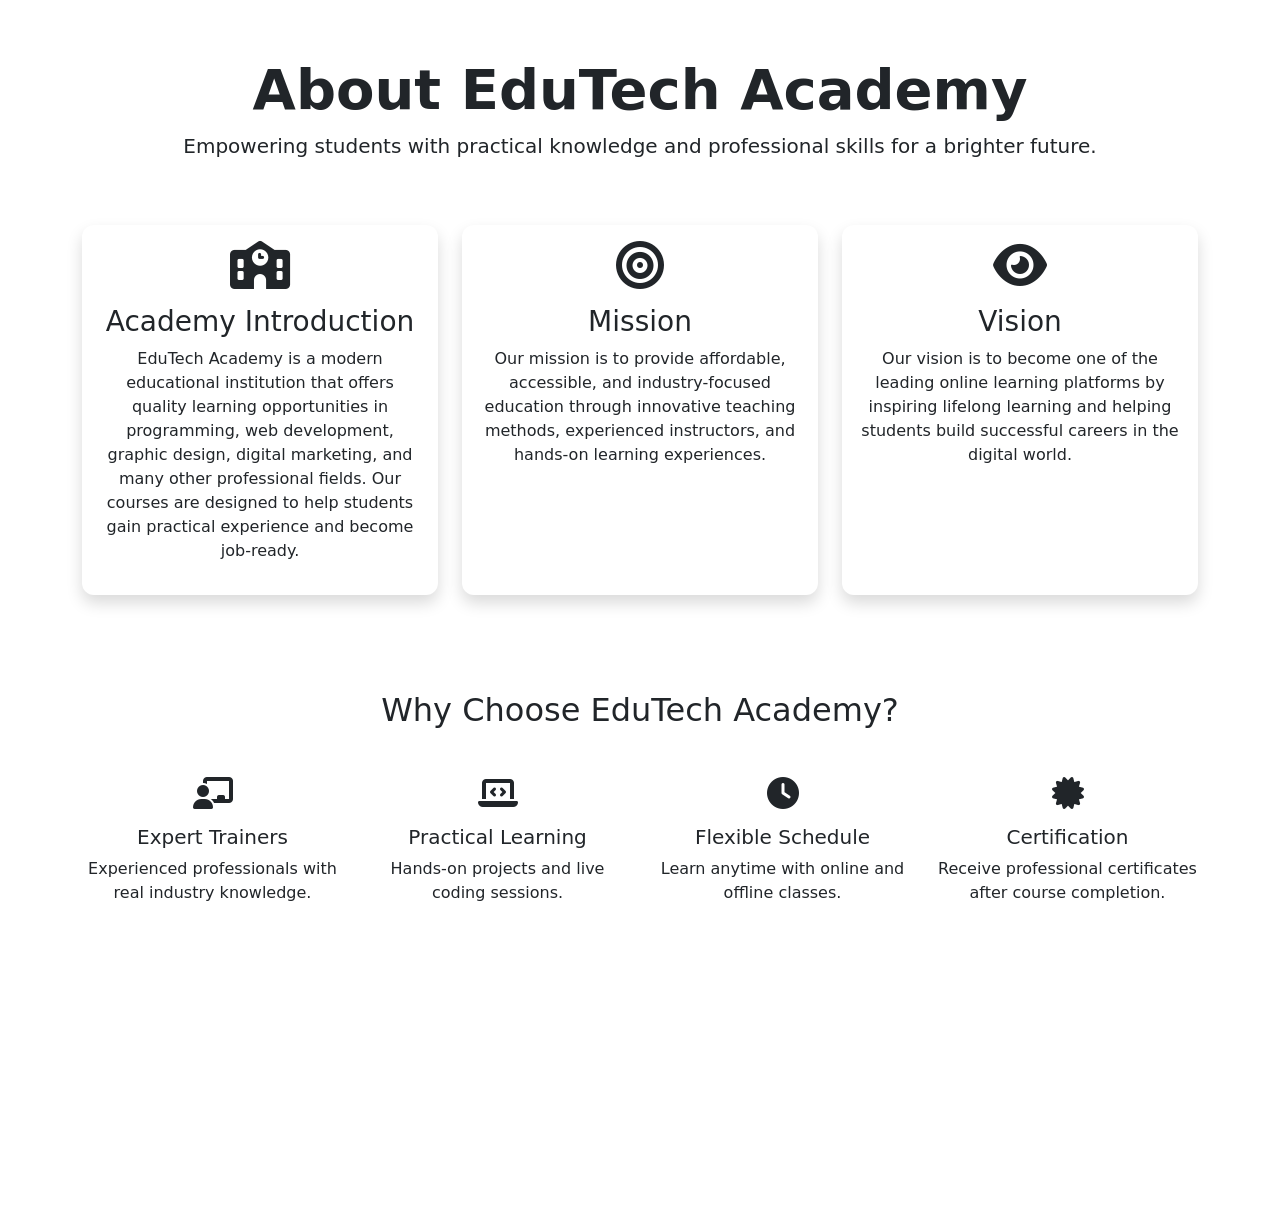
<file: about.html>
<!DOCTYPE html>
<html lang="en">
<head>
    <meta charset="UTF-8">
    <meta name="viewport" content="width=device-width, initial-scale=1.0">
    <title>About Us - EduTech Academy</title>

    <!-- Bootstrap -->
    <link href="https://cdn.jsdelivr.net/npm/bootstrap@5.3.0/dist/css/bootstrap.min.css" rel="stylesheet">

    <!-- Font Awesome -->
    <link rel="stylesheet" href="https://cdnjs.cloudflare.com/ajax/libs/font-awesome/6.4.0/css/all.min.css">

    <!-- Custom CSS -->
    <link rel="stylesheet" href="about.css">

</head>

<body>

<!-- ================= NAVBAR ================= -->

<nav class="navbar navbar-expand-lg navbar-dark olive-bg">

<div class="container">

<a class="navbar-brand fw-bold" href="index.html">
<i class="fas fa-graduation-cap"></i> EduTech Academy
</a>

<button class="navbar-toggler" type="button" data-bs-toggle="collapse" data-bs-target="#menu">

<span class="navbar-toggler-icon"></span>

</button>

<div class="collapse navbar-collapse" id="menu">

<ul class="navbar-nav ms-auto">

<li class="nav-item">
<a class="nav-link" href="index.html">Home</a>
</li>

<li class="nav-item">
<a class="nav-link" href="courses.html">Courses</a>
</li>

<li class="nav-item">
<a class="nav-link active" href="#">About</a>
</li>

<li class="nav-item">
<a class="nav-link" href="#">Contact</a>
</li>

</ul>

</div>

</div>

</nav>


<!-- ================= HERO ================= -->

<section class="hero text-center">

<div class="container">

<h1 class="display-4 fw-bold">
About EduTech Academy
</h1>

<p class="lead">
Empowering students with practical knowledge and professional skills for a brighter future.
</p>

</div>

</section>


<!-- ================= ABOUT ================= -->

<section class="container py-5">

<div class="row g-4">

<!-- Introduction -->

<div class="col-md-4">

<div class="card shadow h-100">

<div class="card-body text-center">

<i class="fas fa-school fa-3x icon mb-3"></i>

<h3>Academy Introduction</h3>

<p>

EduTech Academy is a modern educational institution that offers quality learning opportunities in programming, web development, graphic design, digital marketing, and many other professional fields.

Our courses are designed to help students gain practical experience and become job-ready.

</p>

</div>

</div>

</div>


<!-- Mission -->

<div class="col-md-4">

<div class="card shadow h-100">

<div class="card-body text-center">

<i class="fas fa-bullseye fa-3x icon mb-3"></i>

<h3>Mission</h3>

<p>

Our mission is to provide affordable, accessible, and industry-focused education through innovative teaching methods, experienced instructors, and hands-on learning experiences.

</p>

</div>

</div>

</div>


<!-- Vision -->

<div class="col-md-4">

<div class="card shadow h-100">

<div class="card-body text-center">

<i class="fas fa-eye fa-3x icon mb-3"></i>

<h3>Vision</h3>

<p>

Our vision is to become one of the leading online learning platforms by inspiring lifelong learning and helping students build successful careers in the digital world.

</p>

</div>

</div>

</div>

</div>

</section>


<!-- ================= WHY CHOOSE US ================= -->

<section class="why-us py-5">

<div class="container">

<h2 class="text-center mb-5">
Why Choose EduTech Academy?
</h2>

<div class="row text-center">

<div class="col-md-3">

<i class="fas fa-chalkboard-teacher fa-2x icon mb-3"></i>

<h5>Expert Trainers</h5>

<p>Experienced professionals with real industry knowledge.</p>

</div>

<div class="col-md-3">

<i class="fas fa-laptop-code fa-2x icon mb-3"></i>

<h5>Practical Learning</h5>

<p>Hands-on projects and live coding sessions.</p>

</div>

<div class="col-md-3">

<i class="fas fa-clock fa-2x icon mb-3"></i>

<h5>Flexible Schedule</h5>

<p>Learn anytime with online and offline classes.</p>

</div>

<div class="col-md-3">

<i class="fas fa-certificate fa-2x icon mb-3"></i>

<h5>Certification</h5>

<p>Receive professional certificates after course completion.</p>

</div>

</div>

</div>

</section>


<!-- ================= FOOTER ================= -->

<footer class="text-center text-white py-4 olive-bg">

<h4>EduTech Academy</h4>

<p>Email : info@edutechacademy.com</p>

<p>Phone : +880 1234-567890</p>

<div>

<a href="#" class="text-white me-3">
<i class="fab fa-facebook fa-lg"></i>
</a>

<a href="#" class="text-white me-3">
<i class="fab fa-instagram fa-lg"></i>
</a>

<a href="#" class="text-white me-3">
<i class="fab fa-linkedin fa-lg"></i>
</a>

<a href="#" class="text-white">
<i class="fab fa-youtube fa-lg"></i>
</a>

</div>

<hr>

<p class="mb-0">
© 2026 EduTech Academy. All Rights Reserved.
</p>

</footer>


<script src="https://cdn.jsdelivr.net/npm/bootstrap@5.3.0/dist/js/bootstrap.bundle.min.js"></script>

</body>
</html>
</file>
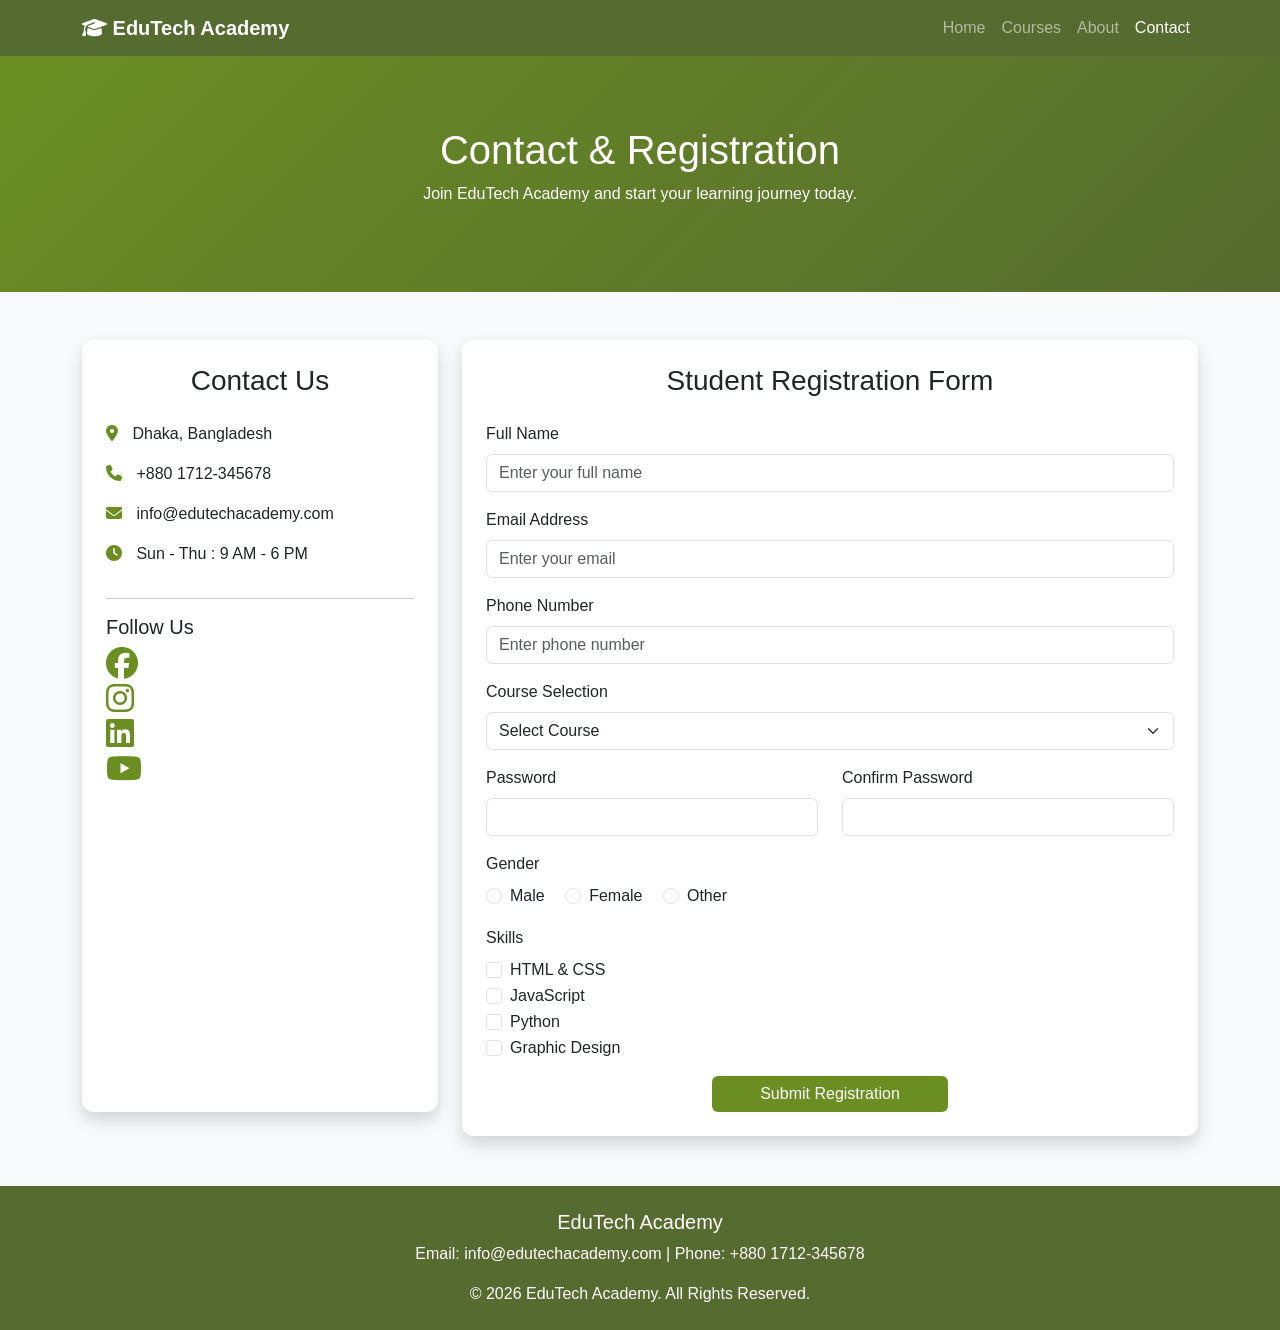
<file: contact.html>
<!DOCTYPE html>
<html lang="en">
<head>
    <meta charset="UTF-8">
    <meta name="viewport" content="width=device-width, initial-scale=1.0">
    <title>Contact & Registration - EduTech Academy</title>

    <!-- Bootstrap -->
    <link href="https://cdn.jsdelivr.net/npm/bootstrap@5.3.3/dist/css/bootstrap.min.css" rel="stylesheet">

    <!-- Font Awesome -->
    <link rel="stylesheet" href="https://cdnjs.cloudflare.com/ajax/libs/font-awesome/6.5.1/css/all.min.css">

    <!-- Custom CSS -->
    <link rel="stylesheet" href="contact.css">
</head>
<body>

<!-- Navbar -->

<nav class="navbar navbar-expand-lg navbar-dark olive-bg">

<div class="container">

<a class="navbar-brand fw-bold" href="index.html">
<i class="fas fa-graduation-cap"></i> EduTech Academy
</a>

<button class="navbar-toggler" type="button" data-bs-toggle="collapse" data-bs-target="#menu">
<span class="navbar-toggler-icon"></span>
</button>

<div class="collapse navbar-collapse" id="menu">

<ul class="navbar-nav ms-auto">

<li class="nav-item">
<a class="nav-link" href="index.html">Home</a>
</li>

<li class="nav-item">
<a class="nav-link" href="courses.html">Courses</a>
</li>

<li class="nav-item">
<a class="nav-link" href="about.html">About</a>
</li>

<li class="nav-item">
<a class="nav-link active" href="#">Contact</a>
</li>

</ul>

</div>

</div>

</nav>

<!-- Hero -->

<section class="hero text-center">

<div class="container">

<h1>Contact & Registration</h1>

<p>Join EduTech Academy and start your learning journey today.</p>

</div>

</section>

<!-- Contact + Registration -->

<section class="container my-5">

<div class="row">

<!-- Contact Information -->

<div class="col-lg-4 mb-4">

<div class="card shadow p-4 h-100">

<h3 class="text-center mb-4">Contact Us</h3>

<p><i class="fas fa-map-marker-alt icon"></i> Dhaka, Bangladesh</p>

<p><i class="fas fa-phone icon"></i> +880 1712-345678</p>

<p><i class="fas fa-envelope icon"></i> info@edutechacademy.com</p>

<p><i class="fas fa-clock icon"></i> Sun - Thu : 9 AM - 6 PM</p>

<hr>

<h5>Follow Us</h5>

<a href="#"><i class="fab fa-facebook fa-2x me-3 social"></i></a>

<a href="#"><i class="fab fa-instagram fa-2x me-3 social"></i></a>

<a href="#"><i class="fab fa-linkedin fa-2x me-3 social"></i></a>

<a href="#"><i class="fab fa-youtube fa-2x social"></i></a>

</div>

</div>

<!-- Registration Form -->

<div class="col-lg-8">

<div class="card shadow p-4">

<h3 class="text-center mb-4">Student Registration Form</h3>

<form>

<div class="mb-3">

<label class="form-label">Full Name</label>

<input type="text" class="form-control" placeholder="Enter your full name">

</div>

<div class="mb-3">

<label class="form-label">Email Address</label>

<input type="email" class="form-control" placeholder="Enter your email">

</div>

<div class="mb-3">

<label class="form-label">Phone Number</label>

<input type="tel" class="form-control" placeholder="Enter phone number">

</div>

<div class="mb-3">

<label class="form-label">Course Selection</label>

<select class="form-select">

<option>Select Course</option>

<option>Web Development</option>

<option>Python Programming</option>

<option>Graphic Design</option>

<option>Digital Marketing</option>

<option>UI/UX Design</option>

<option>Video Editing</option>

</select>

</div>

<div class="row">

<div class="col-md-6 mb-3">

<label class="form-label">Password</label>

<input type="password" class="form-control">

</div>

<div class="col-md-6 mb-3">

<label class="form-label">Confirm Password</label>

<input type="password" class="form-control">

</div>

</div>

<div class="mb-3">

<label class="form-label">Gender</label>

<br>

<div class="form-check form-check-inline">

<input class="form-check-input" type="radio" name="gender">

<label class="form-check-label">Male</label>

</div>

<div class="form-check form-check-inline">

<input class="form-check-input" type="radio" name="gender">

<label class="form-check-label">Female</label>

</div>

<div class="form-check form-check-inline">

<input class="form-check-input" type="radio" name="gender">

<label class="form-check-label">Other</label>

</div>

</div>

<div class="mb-3">

<label class="form-label">Skills</label>

<br>

<div class="form-check">

<input class="form-check-input" type="checkbox">

<label class="form-check-label">HTML & CSS</label>

</div>

<div class="form-check">

<input class="form-check-input" type="checkbox">

<label class="form-check-label">JavaScript</label>

</div>

<div class="form-check">

<input class="form-check-input" type="checkbox">

<label class="form-check-label">Python</label>

</div>

<div class="form-check">

<input class="form-check-input" type="checkbox">

<label class="form-check-label">Graphic Design</label>

</div>

</div>

<div class="text-center">

<button type="submit" class="btn olive-btn px-5">
Submit Registration
</button>

</div>

</form>

</div>

</div>

</div>

</section>

<!-- Footer -->

<footer class="olive-bg text-white text-center p-4">

<h5>EduTech Academy</h5>

<p>Email: info@edutechacademy.com | Phone: +880 1712-345678</p>

<p class="mb-0">© 2026 EduTech Academy. All Rights Reserved.</p>

</footer>

<script src="https://cdn.jsdelivr.net/npm/bootstrap@5.3.3/dist/js/bootstrap.bundle.min.js"></script>

</body>
</html>
</file>
<file: about.css>
.card{
    border: none;
    transition: 0.3s;
    border-radius: 12px;
}

.card:hover{
    transform: translateY(-8px);
    box-shadow: 0 10px 25px rgba(85,107,47,0.25);
}

.text-success{
    color: #556B2F !important;
}

.btn-success{
    background-color: #6B8E23;
    border: none;
}

.btn-success:hover{
    background-color: #556B2F;
}
</file>
<file: contact.css>
body{

    background:#f8f9fa;
    font-family:Arial, Helvetica, sans-serif;

}

/* Olive Theme */

.olive-bg{

    background:#556B2F;

}

.hero{

    background:linear-gradient(135deg,#6B8E23,#556B2F);
    color:white;
    padding:70px 20px;

}

.card{

    border:none;
    border-radius:12px;
    transition:.3s;

}

.card:hover{

    transform:translateY(-5px);
    box-shadow:0 10px 20px rgba(85,107,47,.25);

}

.icon{

    color:#6B8E23;
    margin-right:10px;

}

.social{

    color:#6B8E23;
    transition:.3s;

}

.social:hover{

    color:#556B2F;
    transform:scale(1.2);

}

.olive-btn{

    background:#6B8E23;
    color:white;
    border:none;

}

.olive-btn:hover{

    background:#556B2F;
    color:white;

}

footer{

    margin-top:50px;

}
</file>
